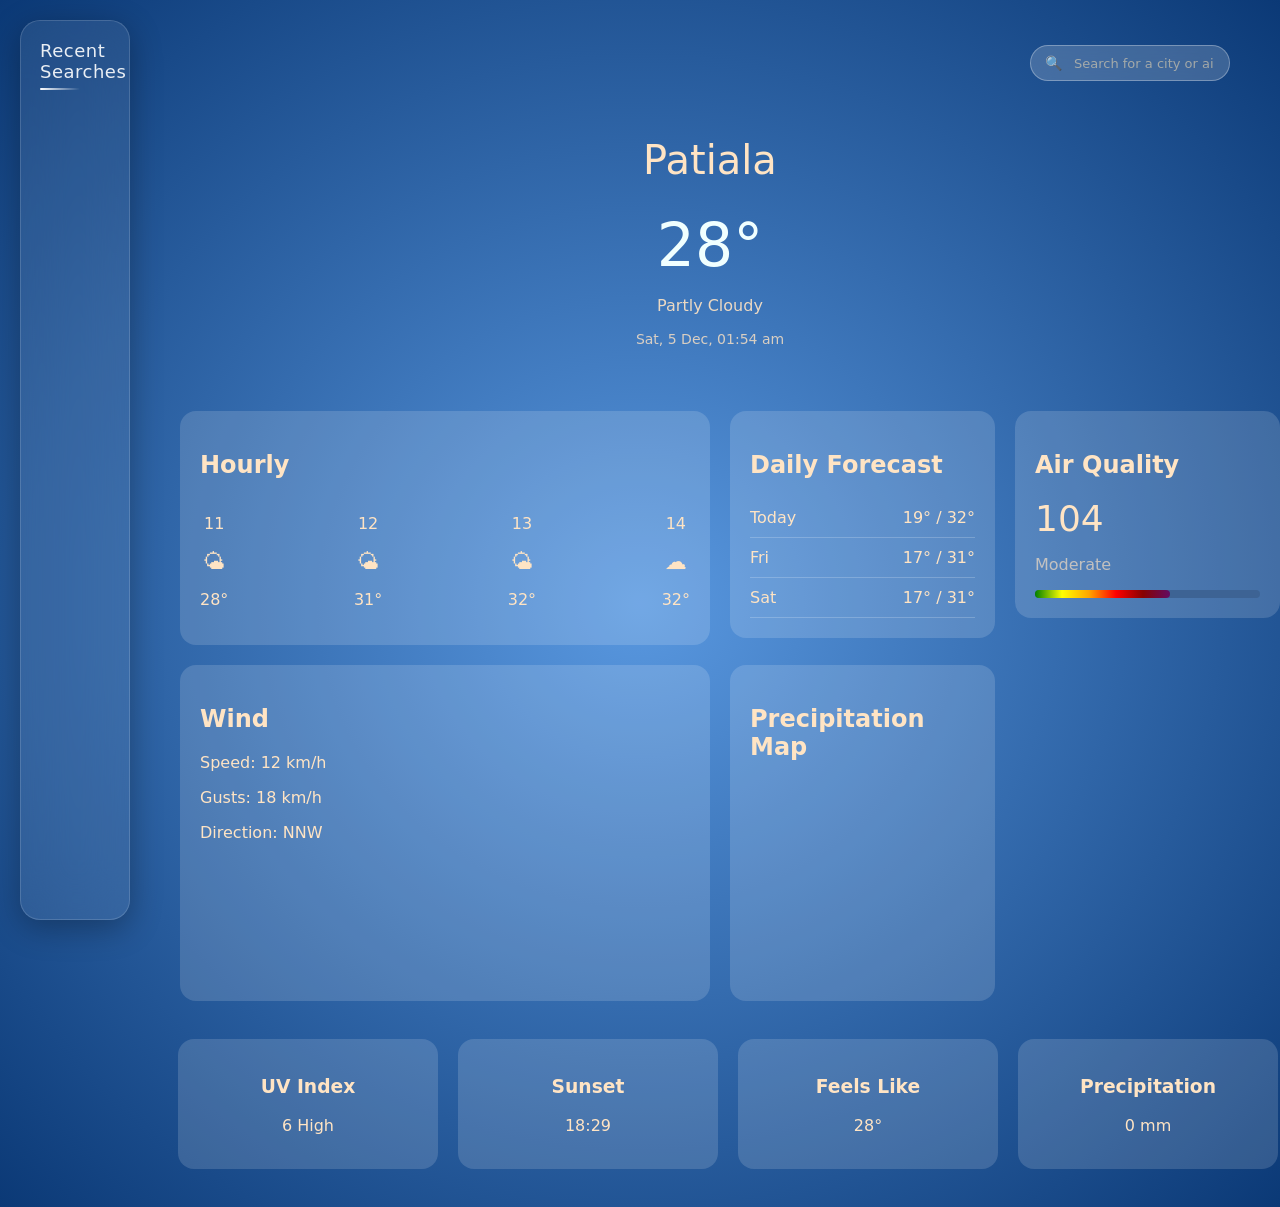
<file: index.html>
<!DOCTYPE html>
<html lang="en">

<head>
<meta charset="UTF-8">
<title>Weather Dashboard</title>
<link rel="stylesheet" href="weather.css">
</head>

<body>

<script src="weather.js" defer></script>

<div class="app-layout">

  <!-- ✅ SIDEBAR -->
  <div class="sidebar">
    <h3>Recent Searches</h3>
    <ul id="historyList"></ul>
  </div>

  <!-- ✅ MAIN CONTENT -->
  <div class="main-content">

    <header class="top">
      <div class="search-wrapper">
        <div class="search-bar" id="searchBar">
          <span class="search-icon">🔍</span>
          <input type="text" class="search-input" id="searchInput"
            placeholder="Search for a city or airport" />
        </div>
        <ul class="search-results" id="searchResults"></ul>
      </div>
    </header>

    <header class="top">
      <h1 class="city">Patiala</h1>
      <div class="temperature">28°</div>
      <p class="condition">Partly Cloudy</p>

      <p class="date-time" id="dateTime"></p>
    </header>


<main class="dashboard">

<!-- Hourly forecast -->
<a href="#hourly-card" class="card-link">
<section class="card hourly">

<h2>Hourly</h2>

<div class="hours">

<div class="hour">
<p>11</p>
<span>🌤</span>
<p>28°</p>
</div>

<div class="hour">
<p>12</p>
<span>🌤</span>
<p>31°</p>
</div>

<div class="hour">
<p>13</p>
<span>🌤</span>
<p>32°</p>
</div>

<div class="hour">
<p>14</p>
<span>☁</span>
<p>32°</p>
</div>

</div>

</section>
</a>



<!-- Daily forecast -->
<a href="#daily" class="card-link">
<section class="card forecast">

<h2>Daily Forecast</h2>

<div class="day">
<span>Today</span>
<span>19° / 32°</span>
</div>

<div class="day">
<span>Fri</span>
<span>17° / 31°</span>
</div>

<div class="day">
<span>Sat</span>
<span>17° / 31°</span>
</div>

</section>
</a>

<!-- Air quality -->
<a href="#cardair" class="card-link">
<section class="card air">

<h2>Air Quality</h2>
<div class="aqi-number">104</div>
<p class="aqi-status">Moderate</p>
<div class="aqi-graph">
<div class="aqi-bar"></div>
</div>
</section>
</a>

<!-- Wind -->

<section class="card wind">

<h2>Wind</h2>

<p>Speed: 12 km/h</p>
<p>Gusts: 18 km/h</p>
<p>Direction: NNW</p>

</section>


<!-- Map -->

<section class="card map">

<h2>Precipitation Map</h2>

<div class="map-box">
  <iframe
  id="windyMap"
  width="100%"
  height="200"
  style="border-radius:12px; border:none;"
  src="https://embed.windy.com/embed2.html?lat=30.34&lon=76.38&zoom=6&overlay=rain">
</iframe>
</div>

</section>


</main>

<!-- Small cards :) -->
<section class="info-grid">


<a href="#uvModal" class="info-link">
<div class="info-card">
<h3>UV Index</h3>
<p>6 High</p>
</div>
</a>


<a href="#Sunset" class="info-link">
<div class="info-card">
<h3>Sunset</h3>
<p>18:29</p>
</div>
</a>

<a href="#Feel" class="info-link">
<div class="info-card">
<h3>Feels Like</h3>
<p>28°</p>
</div>
</a>

<a href="#Precipitation" class="info-link">
<div class="info-card">
<h3>Precipitation</h3>
<p>0 mm</p>
</div>
</a>

</section>

<!-- Hourly Modal -->
<div id="hourly-card" class="lightbox">
  <div class="lightbox-content">
    <a href="#" class="close">x</a>
    <h2>Hourly</h2>

        <div class="hours">

        <div class="hour">
        <p>11</p>
        <span>🌤</span>
        <p>28°</p>
        </div>

        <div class="hour">
        <p>12</p>
        <span>🌤</span>
        <p>31°</p>
        </div>

        <div class="hour">
        <p>13</p>
        <span>🌤</span>
        <p>32°</p>
        </div>

        <div class="hour">
        <p>14</p>
        <span>☁</span>
        <p>32°</p>
        </div>

        </div>
        <p> This block shows the hourly temperature </p>
    
  </div>
</div>

<!-- Daily Modal -->
<div id="daily" class="lightbox">
  <div class="lightbox-content">
    <a href="#" class="close">x</a>
    <h2>Daily Forecast</h2>
      <div class="day">
      <span>Today</span>
      <span class="temp">
        <span class="icon">☀️</span>
          19° / 33°</span>
      </div>

      <div class="day">
      <span>Fri</span>
      <span class="temp">
        <span class="icon">☀️</span>
          17° / 31°</span>
      </div>

      <div class="day">
      <span>Sat</span>
      <span class="temp">
        <span class="icon">🌤️</span>
          16° / 29°</span>
      </div>
      
      <div class="day">
      <span>Sun</span>
      <span class="temp">
        <span class="icon">💨</span>
          14° / 25°</span>
      </div>

      <div class="day">
      <span>Mon</span>
      <span class="temp">
        <span class="icon">⛈️</span>
          13° / 25°</span>
      </div>

      <div class="day">
      <span>Tue</span>
      <span class="temp">
        <span class="icon">🌦️</span>
          16° / 27°</span>
      </div>

      <div class="day">
      <span>Wed</span>
      <span class="temp">
        <span class="icon">🌦️</span>
          17° / 28°</span>
      </div>
  </div>
</div>

<!-- Air quality modal -->
<div id="cardair" class="lightbox">
  <div class="lightbox-content">
    <a href="#" class="close">x</a>

    <h2>Air Quality</h2>

    <div class="aqi-main">
      <div class="circle aqi moderate">104</div>
      <p class="aqi-status">Moderate</p>
    </div>

    <div class="pm-container">
      <div class="pm-box">
        <div class="circle pm unhealthy">62</div>
        <p>PM2.5</p>
      </div>

      <div class="pm-box">
        <div class="circle pm unhealthy">110</div>
        <p>PM10</p>
      </div>
    </div>

    <!-- Info about these small things -->
    <div class="aqi-info">
      <p><strong>PM2.5:</strong> Fine particles that can enter deep into lungs.</p>
      <p><strong>PM10:</strong> Larger dust particles that affect breathing.</p>
    </div>

  </div>
</div>

<!-- Small block Modals -->
<section>
<div id="uvModal" class="lightbox">
<div class="lightbox-content">
  <a href="#" class="close">x</a>
  <h2>UV Index</h2>
  <p>Current UV Index:6</p>
  <p>Protection recommended between 10am-4pm</p>

</div>
</div>
<div id="Sunset" class="lightbox">
<div class="lightbox-content">
  <a href="#" class="close">x</a>
  <h2>Sunset</h2>
  <p>Enjoy the golden rays</p>
  

</div>
</div>
<div id="Feel" class="lightbox">
<div class="lightbox-content">
  <a href="#" class="close">x</a>
  <h2>Feels like</h2>
  <p>Actual temperature: 28°</p>
  <p>Feels like: 25°</p>

</div>
</div>
<div id="Precipitation" class="lightbox">
<div class="lightbox-content">
  <a href="#" class="close">x</a>
  <h2>Precipitation</h2>
  <p>0 mm</p>
  <p>Precipitation is any form of water that falls from the atmosphere to the Earth’s surface, 
    such as rain, snow, sleet, or hail.</p>

</div>
</div>
</section>
</div>
</body>
</html>
</file>
<file: weather.css>
body{
margin:0;
font-family:system-ui;
background:radial-gradient(#5998e0,#0b3976);
color:bisque;
}


/* Header :( */

.top{
text-align:center;
padding:30px;
}

.city{
font-size:40px;
font-weight:500;
}

.temperature{
font-size:60px;
color: azure;
}

.condition{
opacity:0.9;
}


/* MAIN GRID */

.dashboard{

width:100%;
margin:auto;

display:grid;

grid-template-columns:
2fr
1fr
1fr;
gap:20px;
padding:20px;
}


/* CARD */

.card{
background:rgba(255,255,255,0.15);
border-radius:16px;
padding:20px;
/* backdrop-filter:blur(10px); */
transition:transform .3s;

}

.card:hover{
transform:scale3d(1.05,1.08,1);
backdrop-filter:blur(150px);
color:rgb(212, 210, 184);
}


/* HOURLY */

.hours{
display:flex;
justify-content:space-between;
text-align:center;
}

.hour span{
font-size:22px;
}


/* FORECAST */

.day{
display:flex;
justify-content:space-between;
padding:10px 0;
border-bottom:1px solid rgba(255,255,255,0.2);
}
.temp{
display: flex;
justify-content: space-between;
gap: 12px;
}



/* aqi css for graph and all */
.aqi-graph-line {
  height: 12px;
  background: #3d6394;
  border-radius: 10px;
  position: relative;
  overflow: hidden;
}

.aqi-number{
font-size:36px;
}
.aqi-status{
opacity:0.65;
}
.aqi-graph{
height:8px;
background:#3d6394;
border-radius:10px;
margin-top:10px;
}

.aqi-bar{
height:100%;
width:60%;
border-radius:10px;
background:
linear-gradient(
90deg,
green,
yellow,
orange,
red,
rgb(135, 2, 2),
rgb(98, 11, 98)
);

}

/* MAP */
.map-box{
height:200px;
overflow:hidden;
border-radius:12px;
margin-top:10px;
}

.map-box img{
width:100%;
height:100%;
object-fit:cover;
}


/* INFO GRID */

.info-grid{
width:1100px;
margin:auto;
display:grid;
grid-template-columns:repeat(4,1fr);
gap:20px;
padding:18px;
}

.info-card{
background:rgba(255,255,255,0.15);
border-radius:16px;
padding:18px;
text-align:center;
transition:transform .3s;


}
.info-card:hover{

transform:scale3d(1.07,1.08,1);
backdrop-filter:blur(150px);
color:rgb(212, 210, 184);
}

.top{
position: relative;
}
.search-wrapper{
position: absolute;
top: 25px;
right: 30px;
width: 200px;
z-index: 100;
}
.search-bar{
display: flex;
align-items: center;
gap: 10px;
background: rgba(255, 255, 255, 0.18);
border: 1px solid rgba(255, 255, 255, 0.3);
border-radius: 20px;     /* pill shape — like macOS */
padding: 8px 14px;
backdrop-filter: blur(12px);
transition: background 0.2s, width 0.3s;
}
.search-bar:focus-within {     /* activates when input is focused */
background: rgba(255, 255, 255, 0.28);
border-color: rgba(255, 255, 255, 0.6);
}

.search-icon {
font-size: 14px;
opacity: 0.8;
flex-shrink: 0;   /* stops the icon from squishing when input grows */
}

.search-input {
background: none;           /* transparent — inherits the card background */
border: none;
outline: none;
color: bisque;
font-size: 14px;
width: 100%;
font-family: system-ui;
}

.search-input::placeholder {
color: rgba(245, 222, 179, 0.55);
font-size: 13px;
}

/* DROPDOWN RESULTS */
.search-results {
list-style: none;
margin: 6px 0 0;
padding: 0;
background: rgba(15, 50, 110, 0.85);
border: 1px solid rgba(255, 255, 255, 0.2);
border-radius: 12px;
backdrop-filter: blur(20px);
overflow: hidden;
display: none;            /* hidden until there are results */
}

.search-results.visible {
display: block;
}

.search-results li {
padding: 10px 16px;
cursor: pointer;
font-size: 14px;
color: bisque;
border-bottom: 1px solid rgba(255,255,255,0.1);
transition: background 0.15s;
}

.search-results li:last-child {
border-bottom: none;
}

.search-results li:hover {
background: rgba(255, 255, 255, 0.15);
}

/* Cickable card */
.info-link{
text-decoration: none;
display: block;
color: inherit;
cursor: pointer;

}
/* Lightbox display  */
.lightbox{
position: fixed;
top: 0;
left: 0;
width: 100%;
height: 100%;
background-color: rgba(0, 0, 0, 0.85);
display: flex;
justify-content: center;
align-items: center;
pointer-events: none;
opacity: 0;
transition:opacity .3s;
}
/* When opened */
.lightbox:target{
opacity:1;
pointer-events:auto;
}
/* popup card */
.lightbox-content{
background-color: rgba(255,255,255,0.15);
backdrop-filter: blur(20px);
padding: 40px;
border-radius: 20px;
width: 420px;
text-align: center;
transform: scale(0.85);
transition: transform .3s;
position: relative;
}

/* Smooth animation */
.lightbox:target .lightbox-content{
transform: scale(1);
}
/* close button */
.close{
position:absolute;
text-decoration: none;
top: 20px;
right: 30px;
font-size: 22px;
color: whitesmoke;
}

/* To remove the purple color of link :) */
a{
color: inherit;
text-decoration: none;
}

/* Aqi Modal design */

.aqi-main {
  text-align: center;
  margin-bottom: 25px;
}

.pm-container {
  display: flex;
  justify-content: space-around;
  margin-bottom: 20px;
}

.pm-box {
  text-align: center;
}

/* base for the circle */
.circle {
  width: 90px;
  height: 90px;
  border-radius: 50%;
  display: flex;
  justify-content: center;
  align-items: center;
  font-size: 22px;
  font-weight: 600;
  margin: auto;
  color: white;
}

/*small circles */
.circle.pm {
  width: 70px;
  height: 70px;
  font-size: 18px;
}

/* colors */

.good {
  background: #2ecc71;
}

.moderate {
  background: linear-gradient(yellow,rgb(123, 123, 3));
  color: rgb(35, 32, 32);
}

.unhealthy {
  background: linear-gradient(red,rgb(146, 9, 9));
}

.very-unhealthy {
  background: #8e0b0b;
}

/* Info text */
.aqi-info {
  font-size: 14px;
  opacity: 0.85;
  line-height: 1.5;
}
.sidebar {
  width: 230px;
  height: calc(100vh - 40px);

  background: rgba(255, 255, 255, 0.08);
  backdrop-filter: blur(25px);
  border-radius: 20px;

  padding: 20px;
  box-shadow: 
    0 8px 32px rgba(0, 0, 0, 0.3),
    inset 0 0 0 1px rgba(255,255,255,0.15);

  overflow-y: auto;

  position: sticky;   /* ✅ KEY FIX */
  top: 20px;
}

/* Header */
.sidebar h3 {
  margin: 0;
  margin-bottom: 15px;
  font-size: 18px;
  font-weight: 500;
  letter-spacing: 0.5px;
  color: rgba(255,255,255,0.9);
}

/* Divider line */
.sidebar h3::after {
  content: "";
  display: block;
  height: 2px;
  width: 40px;
  margin-top: 6px;
  background: linear-gradient(to right, #fff, transparent);
  border-radius: 10px;
}

/* List */
#historyList {
  list-style: none;
  padding: 0;
  margin-top: 10px;
}

/* Item */
#historyList li {
  padding: 12px 14px;
  margin-bottom: 10px;

  border-radius: 12px;
  background: rgba(255,255,255,0.08);

  cursor: pointer;
  transition: all 0.25s ease;

  display: flex;
  align-items: center;
  gap: 10px;
}

/* Icon before city */
#historyList li::before {
  content: "📍";
  font-size: 14px;
  opacity: 0.7;
}

/* Hover effect */
#historyList li:hover {
  background: rgba(255,255,255,0.2);
  transform: translateX(6px) scale(1.03);
}

/* Active click feel */
#historyList li:active {
  transform: scale(0.97);
}

/* Scrollbar styling */
.sidebar::-webkit-scrollbar {
  width: 6px;
}

.sidebar::-webkit-scrollbar-thumb {
  background: rgba(255,255,255,0.2);
  border-radius: 10px;
}


.app-layout {
  display: flex;
  justify-content: center; /* centers whole layout */
  gap: 30px;
  max-width: 1400px;
  margin: auto;
  padding: 20px;
}

/* Sidebar stays fixed width */
.sidebar {
  width: 230px;
  height: calc(100vh - 40px);
  position: sticky;   /* smoother than fixed */
  top: 20px;
}

/* Main content takes remaining space */
.main-content {
  flex: 1;
  max-width: 1100px;
}

.date-time {
  opacity: 0.8;
  font-size: 14px;
  margin-top: 5px;
}
</file>
